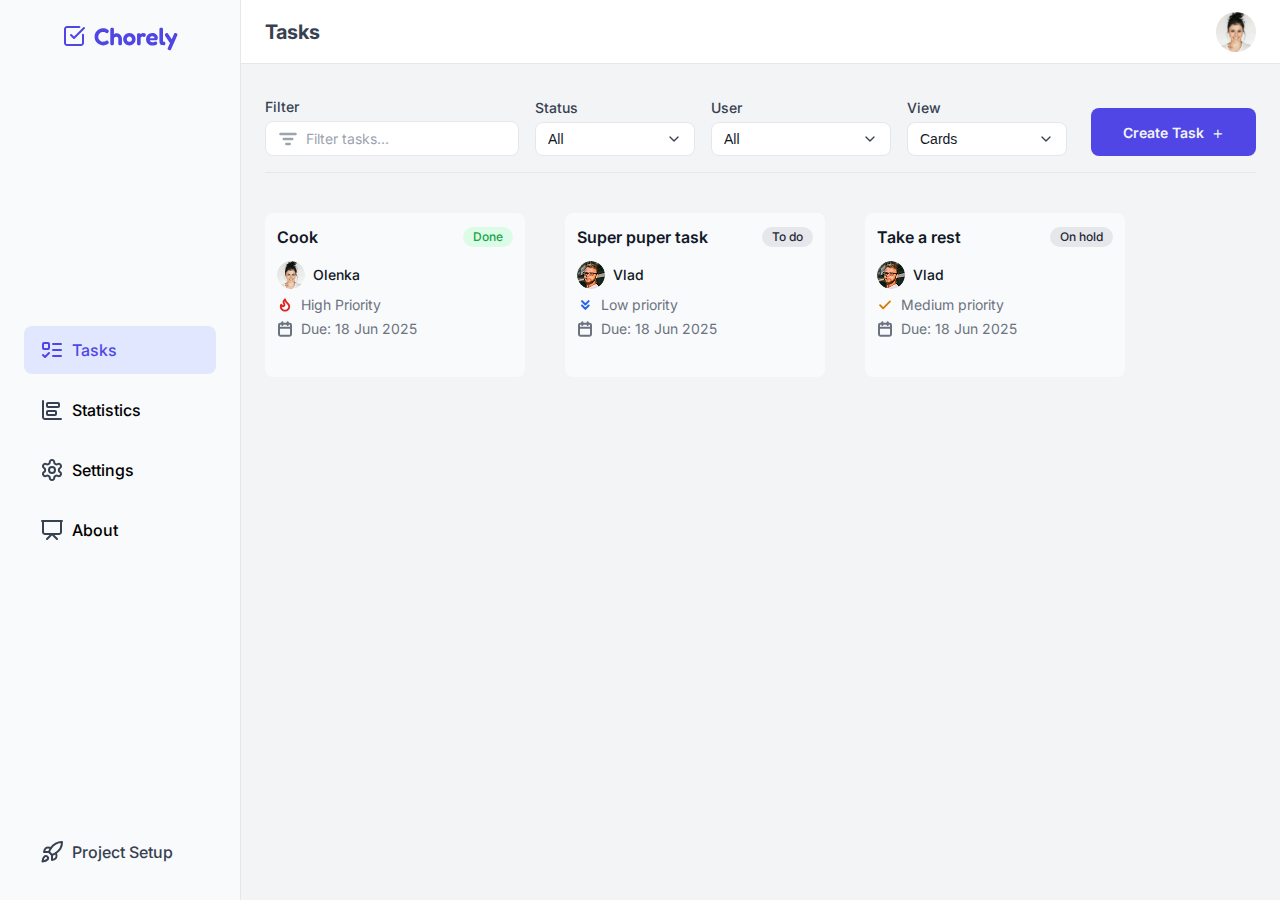
<file: tasks.html>
<!DOCTYPE html>
<html lang="uk">

<head>
    <meta charset="UTF-8">
    <meta name="viewport" content="width=device-width, initial-scale=1.0">
    <title>Chorely</title>
    <link rel="preconnect" href="https://fonts.googleapis.com">
    <link rel="preconnect" href="https://fonts.gstatic.com" crossorigin>
    <link
        href="https://fonts.googleapis.com/css2?family=Inter:ital,opsz,wght@0,14..32,100..900;1,14..32,100..900&display=swap"
        rel="stylesheet">
    <link rel="shortcut icon" href="images/icons/favicon.ico" type="image/x-icon">
    <link rel="stylesheet" href="css/styles.css">
</head>

<body>
    <div class="wrapper">
        <div class="side-menu">
            <img src="images/icons/logo.svg" alt="logo" class="logo">
            <div class="menu-wrapper">
                <ul class="menu-list">
                    <li class="menu-item active">
                        <img src="images/icons/tasks-active-logo.svg" alt="task logo" class="menu-logo">
                        <a href="tasks.html">Tasks</a>
                    </li>
                    <li class="menu-item">
                        <img src="images/icons/statistic-icon.svg" alt="statistics logo" class="menu-logo">
                        <a href="#">Statistics</a>
                    </li>
                    <li class="menu-item">
                        <img src="images/icons/settings-icon.svg" alt="settings logo" class="menu-logo">
                        <a href="#">Settings</a>
                    </li>
                    <li class="menu-item">
                        <img src="images/icons/about-icon.svg" alt="about logo" class="menu-logo">
                        <a href="#">About</a>
                    </li>
                </ul>
            </div>
            <div class="project-setup">
                <img src="images/icons/setup-logo.svg" alt="setup logo" class="menu-logo">
                <a href="#">Project Setup</a>
            </div>
        </div>
        <div class="content">
            <section class="header-section">
                <h1 class="title">Tasks</h1>
                <img src="images/content/header-photo.jpg" alt="фото профілю" class="profile-photo">
            </section>
            <section class="main-section">
                <div class="filter">
                    <form action="#" method="get" class="form">
                        <div class="filter-form">
                            <label for="filter">Filter</label>
                            <input type="text" id="filter" name="filter" placeholder="Filter tasks...">
                        </div>
                        <div class="status-form">
                            <label for="status">Status</label>
                            <select id="status" name="status">
                                <option value="all">All</option>
                            </select>
                        </div>
                        <div class="user-form">
                            <label for="user">User</label>
                            <select id="user" name="user">
                                <option value="all">All</option>
                            </select>
                        </div>
                        <div class="view-form">
                            <label for="view">View</label>
                            <select id="view" name="view">
                                <option value="cards">Cards</option>
                                <option value="list">List</option>
                            </select>
                        </div>
                    </form>
                    <button type="submit" class="create-task-button">
                        <span class="button-text">Create Task</span>
                        <span class="button-icon">+</span>
                    </button>
                </div>
                <div class="tasks-cards">
                    <ul class="cards-list">
                        <li class="cards-item">
                            <div class="task-header">
                                <h3 class="task-name">Cook</h3>
                                <p class="task-status-done">Done</p>
                            </div>
                            <div class="cards-body">
                                <div class="task-user-info">
                                    <img src="images/content/olena-user-image.jpg" alt="Olena profile photo"
                                        class="user-image">
                                    <p class="user-name">Olenka</p>
                                </div>
                                <div class="task-priority">
                                    <img src="images/icons/high-priority-icon.svg" alt="high priority icon"
                                        class="priority-icon">
                                    <p class="priority-value">High Priority</p>
                                </div>
                                <div class="task-date">
                                    <img src="images/icons/calendar-icon.svg" alt="calendar icon"
                                        class="task-date-icon">
                                    <p class="date-value">Due: 18 Jun 2025</p>
                                </div>
                            </div>
                            <p class="task-description"></p>
                        </li>
                        <li class="cards-item">
                            <div class="task-header">
                                <h3 class="task-name">Super puper task</h3>
                                <p class="task-status-todo">To do</p>
                            </div>
                            <div class="cards-body">
                                <div class="task-user-info">
                                    <img src="images/content/vlad-user-image.jpg" alt="Olena profile photo"
                                        class="user-image">
                                    <p class="user-name">Vlad</p>
                                </div>
                                <div class="task-priority">
                                    <img src="images/icons/low-priority-icon.svg" alt="high priority icon"
                                        class="priority-icon">
                                    <p class="priority-value">Low priority</p>
                                </div>
                                <div class="task-date">
                                    <img src="images/icons/calendar-icon.svg" alt="calendar icon"
                                        class="task-date-icon">
                                    <p class="date-value">Due: 18 Jun 2025</p>
                                </div>
                            </div>
                            <p class="task-description"></p>
                        </li>
                        <li class="cards-item">
                            <div class="task-header">
                                <h3 class="task-name">Take a rest</h3>
                                <p class="task-status-todo">On hold</p>
                            </div>
                            <div class="cards-body">
                                <div class="task-user-info">
                                    <img src="images/content/vlad-user-image.jpg" alt="Olena profile photo"
                                        class="user-image">
                                    <p class="user-name">Vlad</p>
                                </div>
                                <div class="task-priority">
                                    <img src="images/icons/medium-priority-icon.svg" alt="high priority icon"
                                        class="priority-icon">
                                    <p class="priority-value">Medium priority</p>
                                </div>
                                <div class="task-date">
                                    <img src="images/icons/calendar-icon.svg" alt="calendar icon"
                                        class="task-date-icon">
                                    <p class="date-value">Due: 18 Jun 2025</p>
                                </div>
                            </div>
                            <p class="task-description"></p>
                        </li>
                    </ul>
                </div>
            </section>
        </div>
    </div>
    <script src="scripts/script.js" defer></script>
</body>

</html>
</file>
<file: css/styles.css>
*,
*::before,
*::after {
  padding: 0;
  margin: 0;
  border: none;
  -webkit-box-sizing: border-box;
          box-sizing: border-box;
}

*::before,
*::after {
  display: inline-block;
}

a {
  text-decoration: none;
  color: inherit;
  display: inline-block;
}

li {
  list-style: none;
}

img {
  vertical-align: top;
}

h1,
h2,
h3,
h4,
h5,
h6 {
  font-weight: inherit;
  font-size: inherit;
}

html,
body {
  line-height: 1;
  height: 100%;
}

/* FORM */
input,
button,
textarea {
  font-family: inherit;
  font-size: inherit;
  line-height: inherit;
  color: inherit;
  background-color: transparent;
}

input,
textarea {
  width: 100%;
}

button,
select,
option {
  cursor: pointer;
}

input[type=text],
input[type=email],
input[type=tel],
textarea {
  -webkit-appearance: none;
     -moz-appearance: none;
          appearance: none;
}

.side-menu {
  padding: 1.5rem;
  display: -webkit-box;
  display: -ms-flexbox;
  display: flex;
  -webkit-box-orient: vertical;
  -webkit-box-direction: normal;
      -ms-flex-direction: column;
          flex-direction: column;
  -webkit-box-pack: justify;
      -ms-flex-pack: justify;
          justify-content: space-between;
  -webkit-box-align: center;
      -ms-flex-align: center;
          align-items: center;
  width: 100%;
  max-width: 15rem;
  height: 100vh;
  -webkit-box-sizing: border-box;
          box-sizing: border-box;
  background-color: #F9FAFB;
  -webkit-transition: max-width 0.3s ease;
  transition: max-width 0.3s ease;
}
.side-menu .logo {
  width: 100%;
  max-width: 7.25rem;
  -webkit-box-pack: start;
      -ms-flex-pack: start;
          justify-content: flex-start;
  -webkit-transition: max-width 0.3s ease;
  transition: max-width 0.3s ease;
}
.side-menu .menu-wrapper {
  -webkit-box-flex: 1;
      -ms-flex-positive: 1;
          flex-grow: 1;
  display: -webkit-box;
  display: -ms-flexbox;
  display: flex;
  -webkit-box-align: center;
      -ms-flex-align: center;
          align-items: center;
  width: 100%;
}
.side-menu .menu-wrapper .menu-list {
  display: -webkit-box;
  display: -ms-flexbox;
  display: flex;
  -webkit-box-orient: vertical;
  -webkit-box-direction: normal;
      -ms-flex-direction: column;
          flex-direction: column;
  -webkit-box-pack: justify;
      -ms-flex-pack: justify;
          justify-content: space-between;
  -webkit-box-flex: 0;
      -ms-flex-positive: 0;
          flex-grow: 0;
  gap: 0.75rem;
  width: 100%;
}
.side-menu .menu-wrapper .menu-list .menu-item {
  display: -webkit-box;
  display: -ms-flexbox;
  display: flex;
  -webkit-box-pack: start;
      -ms-flex-pack: start;
          justify-content: flex-start;
  -webkit-box-align: center;
      -ms-flex-align: center;
          align-items: center;
  padding: 0.75rem 1rem;
  gap: 0.5rem;
  border-radius: 0.5rem;
  -webkit-transition: all 0.2s ease;
  transition: all 0.2s ease;
  cursor: pointer;
}
.side-menu .menu-wrapper .menu-list .menu-item:hover:not(.active) {
  background-color: #F3F4F6;
  color: #374151;
}
.side-menu .menu-wrapper .menu-list .menu-item a {
  text-decoration: none;
  color: inherit;
  font-weight: 500;
}
.side-menu .menu-wrapper .menu-list .active {
  color: #4F46E5;
  background-color: #E0E7FF;
  border-radius: 0.5rem;
  font-weight: 600;
}
.side-menu .project-setup {
  display: -webkit-box;
  display: -ms-flexbox;
  display: flex;
  -webkit-box-align: center;
      -ms-flex-align: center;
          align-items: center;
  gap: 0.5rem;
  width: 100%;
  padding: 0.75rem 1rem;
  -ms-flex-item-align: end;
      align-self: flex-end;
  border-radius: 0.5rem;
  -webkit-transition: background-color 0.2s ease;
  transition: background-color 0.2s ease;
  cursor: pointer;
}
.side-menu .project-setup:hover {
  background-color: #F3F4F6;
}
.side-menu .project-setup a {
  text-decoration: none;
  color: #374151;
  font-weight: 500;
}

@media (min-width: 1600px) {
  .side-menu {
    max-width: 17.5rem;
    padding: 2rem;
  }
  .side-menu .logo {
    max-width: 8.75rem;
  }
}
@media (min-width: 1099px) and (max-width: 1200px) {
  .side-menu {
    max-width: 12.5rem;
    padding: 1.25rem;
  }
  .side-menu .logo {
    max-width: 6.25rem;
  }
  .side-menu .menu-wrapper {
    gap: 1.25rem;
  }
  .side-menu .menu-wrapper .menu-list .menu-item {
    padding: 0.625rem 0.75rem;
    gap: 0.375rem;
  }
  .side-menu .menu-wrapper .menu-list .menu-item a {
    font-size: 0.875rem;
  }
  .side-menu .project-setup {
    padding: 0.625rem 0.75rem;
    gap: 0.375rem;
  }
  .side-menu .project-setup a {
    font-size: 0.875rem;
  }
}
@media (max-width: 1098px) {
  .side-menu {
    -webkit-box-orient: horizontal;
    -webkit-box-direction: normal;
        -ms-flex-direction: row;
            flex-direction: row;
    height: auto;
    max-width: none;
    width: 100%;
    padding: 1rem 1.25rem;
    border-bottom: 1px solid #E5E7EB;
    -webkit-box-pack: justify;
        -ms-flex-pack: justify;
            justify-content: space-between;
    gap: 1.875rem;
  }
  .side-menu .logo {
    max-width: 5rem;
  }
  .side-menu .menu-wrapper {
    -webkit-box-flex: 1;
        -ms-flex-positive: 1;
            flex-grow: 1;
  }
  .side-menu .menu-wrapper .menu-list {
    -webkit-box-orient: horizontal;
    -webkit-box-direction: normal;
        -ms-flex-direction: row;
            flex-direction: row;
    gap: 1rem;
  }
  .side-menu .menu-wrapper .menu-list .menu-item {
    padding: 0.5rem 0.75rem;
    gap: 0.25rem;
  }
  .side-menu .menu-wrapper .menu-list .menu-item a {
    font-size: 0.8125rem;
  }
  .side-menu .menu-wrapper .menu-list .menu-item .menu-logo {
    width: 1rem;
    height: 1rem;
  }
  .side-menu .project-setup {
    -ms-flex-item-align: center;
        align-self: center;
    padding: 0.5rem 0.75rem;
  }
  .side-menu .project-setup a a {
    font-size: 0.8125rem;
  }
  .side-menu .project-setup .menu-logo {
    width: 1rem;
    height: 1rem;
  }
}
.main-section {
  padding-left: 1.5rem;
  padding-right: 1.5rem;
  padding-top: 2rem;
}
.main-section .filter {
  padding-bottom: 1rem;
  display: -webkit-box;
  display: -ms-flexbox;
  display: flex;
  -webkit-box-pack: justify;
      -ms-flex-pack: justify;
          justify-content: space-between;
  border-bottom: 1px solid #E5E7EB;
  max-width: 100%;
  -webkit-box-align: end;
      -ms-flex-align: end;
          align-items: flex-end;
  gap: 1.5rem;
}
.main-section .filter .form {
  display: -webkit-box;
  display: -ms-flexbox;
  display: flex;
  -webkit-box-orient: horizontal;
  -webkit-box-direction: normal;
      -ms-flex-direction: row;
          flex-direction: row;
  -webkit-box-align: center;
      -ms-flex-align: center;
          align-items: center;
  gap: 1rem;
  -webkit-box-flex: 1;
      -ms-flex: 1 1 auto;
          flex: 1 1 auto;
}
.main-section .filter .form .filter-form,
.main-section .filter .form .status-form,
.main-section .filter .form .user-form,
.main-section .filter .form .view-form {
  display: -webkit-box;
  display: -ms-flexbox;
  display: flex;
  -webkit-box-orient: vertical;
  -webkit-box-direction: normal;
      -ms-flex-direction: column;
          flex-direction: column;
  gap: 0.25rem;
  width: 100%;
  height: 100%;
  max-height: 4.3125rem;
}
.main-section .filter .form .filter-form {
  max-width: 17.5rem;
}
.main-section .filter .form .status-form,
.main-section .filter .form .view-form {
  max-width: 10rem;
}
.main-section .filter .form .user-form {
  max-width: 12.5rem;
}
.main-section .filter .form input,
.main-section .filter .form select {
  font-size: 0.875rem;
  color: #111827;
  background-color: #FFFFFF;
  padding: 0.5rem 0.75rem;
  border-radius: 0.5rem;
  border: 1px solid #E5E7EB;
  -webkit-transition: all 0.2s ease;
  transition: all 0.2s ease;
}
.main-section .filter .form input:focus,
.main-section .filter .form select:focus {
  outline: none;
  border-color: #4F46E5;
  -webkit-box-shadow: 0 0 0 3px rgba(79, 70, 229, 0.1);
          box-shadow: 0 0 0 3px rgba(79, 70, 229, 0.1);
}
.main-section .filter .form input:hover,
.main-section .filter .form select:hover {
  border-color: #D1D5DB;
}
.main-section .filter .form input {
  color: #9CA3AF;
  padding: 0.5rem 0.75rem 0.5rem 2.5rem;
  border-radius: 0.5rem;
  border: 1px solid #E5E7EB;
  background-image: url("../images/icons/filter-icon.svg");
  background-repeat: no-repeat;
  background-position: 0.75rem center;
  background-size: 1.25rem;
}
.main-section .filter .form input::-webkit-input-placeholder {
  color: #9CA3AF;
  -webkit-transition: color 0.2s ease;
  transition: color 0.2s ease;
}
.main-section .filter .form input::-moz-placeholder {
  color: #9CA3AF;
  -moz-transition: color 0.2s ease;
  transition: color 0.2s ease;
}
.main-section .filter .form input:-ms-input-placeholder {
  color: #9CA3AF;
  -ms-transition: color 0.2s ease;
  transition: color 0.2s ease;
}
.main-section .filter .form input::-ms-input-placeholder {
  color: #9CA3AF;
  -ms-transition: color 0.2s ease;
  transition: color 0.2s ease;
}
.main-section .filter .form input::placeholder {
  color: #9CA3AF;
  -webkit-transition: color 0.2s ease;
  transition: color 0.2s ease;
}
.main-section .filter .form input:focus::-webkit-input-placeholder {
  color: #D1D5DB;
}
.main-section .filter .form input:focus::-moz-placeholder {
  color: #D1D5DB;
}
.main-section .filter .form input:focus:-ms-input-placeholder {
  color: #D1D5DB;
}
.main-section .filter .form input:focus::-ms-input-placeholder {
  color: #D1D5DB;
}
.main-section .filter .form input:focus::placeholder {
  color: #D1D5DB;
}
.main-section .filter .form select {
  cursor: pointer;
  -webkit-appearance: none;
     -moz-appearance: none;
          appearance: none;
  background-image: url("data:image/svg+xml;charset=UTF-8,%3csvg xmlns='http://www.w3.org/2000/svg' viewBox='0 0 24 24' fill='none' stroke='%23374151' stroke-width='2' stroke-linecap='round' stroke-linejoin='round'%3e%3cpolyline points='6,9 12,15 18,9'%3e%3c/polyline%3e%3c/svg%3e");
  background-repeat: no-repeat;
  background-position: right 0.75rem center;
  background-size: 1rem;
  padding-right: 2.25rem;
}
.main-section .filter .form label {
  font-size: 0.875rem;
  color: #374151;
  line-height: 1.5;
  font-weight: 500;
}
.main-section .filter .create-task-button {
  font-weight: 600;
  line-height: 1.5;
  padding: 0.75rem 1.25rem 0.75rem 1.25rem;
  background-color: #4F46E5;
  color: #F3F4F6;
  border-radius: 0.5rem;
  border: none;
  cursor: pointer;
  position: relative;
  width: 100%;
  height: 100%;
  max-width: 10.3125rem;
  max-height: 3rem;
  -ms-flex-item-align: end;
      align-self: flex-end;
  display: -webkit-box;
  display: -ms-flexbox;
  display: flex;
  -webkit-box-align: center;
      -ms-flex-align: center;
          align-items: center;
  -webkit-box-pack: center;
      -ms-flex-pack: center;
          justify-content: center;
  gap: 0.5rem;
  font-size: 0.875rem;
  -webkit-transition: all 0.3s cubic-bezier(0.4, 0, 0.2, 1);
  transition: all 0.3s cubic-bezier(0.4, 0, 0.2, 1);
  overflow: hidden;
}
.main-section .filter .create-task-button::before {
  content: "";
  position: absolute;
  top: 0;
  left: -100%;
  width: 100%;
  height: 100%;
  background: -webkit-gradient(linear, left top, right top, from(transparent), color-stop(rgba(255, 255, 255, 0.2)), to(transparent));
  background: linear-gradient(90deg, transparent, rgba(255, 255, 255, 0.2), transparent);
  -webkit-transition: left 0.6s ease;
  transition: left 0.6s ease;
}
.main-section .filter .create-task-button .button-icon {
  font-size: 1.125rem;
  font-weight: 300;
  -webkit-transition: -webkit-transform 0.3s cubic-bezier(0.4, 0, 0.2, 1);
  transition: -webkit-transform 0.3s cubic-bezier(0.4, 0, 0.2, 1);
  transition: transform 0.3s cubic-bezier(0.4, 0, 0.2, 1);
  transition: transform 0.3s cubic-bezier(0.4, 0, 0.2, 1), -webkit-transform 0.3s cubic-bezier(0.4, 0, 0.2, 1);
}
.main-section .filter .create-task-button .button-text {
  -webkit-transition: -webkit-transform 0.3s cubic-bezier(0.4, 0, 0.2, 1);
  transition: -webkit-transform 0.3s cubic-bezier(0.4, 0, 0.2, 1);
  transition: transform 0.3s cubic-bezier(0.4, 0, 0.2, 1);
  transition: transform 0.3s cubic-bezier(0.4, 0, 0.2, 1), -webkit-transform 0.3s cubic-bezier(0.4, 0, 0.2, 1);
}
.main-section .filter .create-task-button:hover {
  background-color: #3730A3;
  -webkit-box-shadow: 0 4px 12px rgba(79, 70, 229, 0.4);
          box-shadow: 0 4px 12px rgba(79, 70, 229, 0.4);
}
.main-section .filter .create-task-button:hover .button-icon {
  -webkit-transform: rotate(90deg);
      -ms-transform: rotate(90deg);
          transform: rotate(90deg);
}
.main-section .filter .create-task-button:hover::before {
  left: 100%;
}
.main-section .filter .create-task-button:active {
  -webkit-transform: translateY(0);
      -ms-transform: translateY(0);
          transform: translateY(0);
  -webkit-box-shadow: 0 2px 4px rgba(79, 70, 229, 0.3);
          box-shadow: 0 2px 4px rgba(79, 70, 229, 0.3);
}
.main-section .filter .create-task-button:focus {
  outline: none;
  -webkit-box-shadow: 0 0 0 3px rgba(79, 70, 229, 0.3);
          box-shadow: 0 0 0 3px rgba(79, 70, 229, 0.3);
}
.main-section .tasks-cards .cards-list {
  display: -webkit-box;
  display: -ms-flexbox;
  display: flex;
  gap: 2.5rem;
  padding-top: 2.5rem;
}

.cards-item {
  display: -webkit-box;
  display: -ms-flexbox;
  display: flex;
  -webkit-box-orient: vertical;
  -webkit-box-direction: normal;
      -ms-flex-direction: column;
          flex-direction: column;
  gap: 0.75rem;
  background-color: #F9FAFB;
  border-radius: 0.5rem;
  padding: 0.75rem;
  width: 100%;
  height: 100%;
  max-width: 16.25rem;
  max-height: 11.375rem;
}
.cards-item .task-header {
  color: #111827;
  display: -webkit-box;
  display: -ms-flexbox;
  display: flex;
  -webkit-box-pack: justify;
      -ms-flex-pack: justify;
          justify-content: space-between;
  -webkit-box-align: center;
      -ms-flex-align: center;
          align-items: center;
}
.cards-item .task-header .task-name {
  font-size: 1rem;
  font-weight: 600;
  line-height: 1.5;
}
.cards-item .task-header .task-status-done {
  font-size: 0.75rem;
  font-weight: 500;
  color: #16A34A;
  background-color: #DCFCE7;
  padding: 0.25rem 0.625rem;
  border-radius: 62.4375rem;
}
.cards-item .task-header .task-status-todo {
  font-size: 0.75rem;
  font-weight: 500;
  color: #1F2937;
  background-color: #E5E7EB;
  padding: 0.25rem 0.625rem;
  border-radius: 62.4375rem;
}
@media (min-width: 1600px) {
  .cards-item .task-header .main-section {
    padding-left: 2rem;
    padding-right: 2rem;
    padding-top: 2.5rem;
  }
  .cards-item .task-header .main-section .filter {
    gap: 2rem;
  }
  .cards-item .task-header .main-section .filter .form {
    gap: 1.5rem;
  }
  .cards-item .task-header .main-section .filter .form .filter-form {
    max-width: 20rem;
  }
  .cards-item .task-header .main-section .filter .form .status-form,
  .cards-item .task-header .main-section .filter .form .view-form {
    max-width: 11.25rem;
  }
  .cards-item .task-header .main-section .filter .form .user-form {
    max-width: 15rem;
  }
  .cards-item .task-header .main-section .filter .create-task-button {
    max-width: 11.25rem;
    max-height: 3.25rem;
    font-size: 0.9375rem;
  }
}

.cards-body {
  display: -webkit-box;
  display: -ms-flexbox;
  display: flex;
  -webkit-box-orient: vertical;
  -webkit-box-direction: normal;
      -ms-flex-direction: column;
          flex-direction: column;
  gap: 0.5rem;
  -webkit-box-flex: 1;
      -ms-flex-positive: 1;
          flex-grow: 1;
}
.cards-body .task-user-info {
  display: -webkit-box;
  display: -ms-flexbox;
  display: flex;
  -webkit-box-align: center;
      -ms-flex-align: center;
          align-items: center;
  gap: 0.5rem;
  color: #111827;
  font-size: 0.875rem;
  font-weight: 500;
  display: flex;
  align-items: center;
  gap: 0.5rem;
}
.cards-body .task-user-info .user-image {
  border-radius: 50%;
  max-width: 1.75rem;
  max-height: 1.75rem;
}
.cards-body .task-priority {
  display: -webkit-box;
  display: -ms-flexbox;
  display: flex;
  -webkit-box-align: start;
      -ms-flex-align: start;
          align-items: flex-start;
  gap: 0.5rem;
  -webkit-box-align: center;
      -ms-flex-align: center;
          align-items: center;
}
.cards-body .task-priority .priority-icon {
  width: 1rem;
  height: 1rem;
}
.cards-body .task-priority .priority-value {
  font-size: 0.875rem;
  color: #6B7280;
}
.cards-body .task-date {
  display: -webkit-box;
  display: -ms-flexbox;
  display: flex;
  -webkit-box-align: center;
      -ms-flex-align: center;
          align-items: center;
  gap: 0.5rem;
}
.cards-body .task-date .task-date-icon {
  width: 1rem;
  height: 1rem;
}
.cards-body .task-date .date-value {
  font-size: 0.875rem;
  color: #6B7280;
}

.task-description {
  min-width: 14.25rem;
  min-height: 1rem;
}

@media (min-width: 1200px) and (max-width: 1599px) {
  .main-section .filter .form .filter-form {
    max-width: 16.25rem;
  }
  .main-section .filter .form .user-form {
    max-width: 11.25rem;
  }
}
@media (min-width: 1099px) and (max-width: 1200px) {
  .main-section {
    padding-left: 1.25rem;
    padding-right: 1.25rem;
    padding-top: 1.75rem;
  }
  .main-section .filter {
    gap: 1rem;
    -ms-flex-wrap: wrap;
        flex-wrap: wrap;
  }
  .main-section .filter .form {
    gap: 0.75rem;
    -ms-flex-wrap: wrap;
        flex-wrap: wrap;
  }
  .main-section .filter .form .filter-form {
    max-width: 13.75rem;
    -webkit-box-ordinal-group: 2;
        -ms-flex-order: 1;
            order: 1;
  }
  .main-section .filter .form .status-form {
    max-width: 8.75rem;
    -webkit-box-ordinal-group: 3;
        -ms-flex-order: 2;
            order: 2;
  }
  .main-section .filter .form .user-form {
    max-width: 10rem;
    -webkit-box-ordinal-group: 4;
        -ms-flex-order: 3;
            order: 3;
  }
  .main-section .filter .form .view-form {
    max-width: 8.75rem;
    -webkit-box-ordinal-group: 5;
        -ms-flex-order: 4;
            order: 4;
  }
  .main-section .filter .create-task-button {
    max-width: 9.0625rem;
    max-height: 2.75rem;
    font-size: 0.8125rem;
    -webkit-box-ordinal-group: 6;
        -ms-flex-order: 5;
            order: 5;
  }
}
@media (max-width: 1098px) {
  .main-section {
    padding: 1.25rem;
  }
  .main-section .filter {
    -webkit-box-orient: vertical;
    -webkit-box-direction: normal;
        -ms-flex-direction: column;
            flex-direction: column;
    gap: 1.25rem;
    -webkit-box-align: stretch;
        -ms-flex-align: stretch;
            align-items: stretch;
  }
  .main-section .filter .form {
    gap: 1rem;
  }
  .main-section .filter .form .filter-form,
  .main-section .filter .form .status-form,
  .main-section .filter .form .user-form,
  .main-section .filter .form .view-form {
    max-width: none;
  }
  .main-section .filter .create-task-button {
    max-width: none;
    max-height: 3rem;
    -ms-flex-item-align: stretch;
        align-self: stretch;
  }
}
body {
  height: 100vh;
}

.wrapper {
  display: -webkit-box;
  display: -ms-flexbox;
  display: flex;
  font-family: "Inter", sans-serif;
  font-optical-sizing: auto;
  height: 100vh;
}

.content {
  background-color: #F3F4F6;
  width: 100%;
  display: -webkit-box;
  display: -ms-flexbox;
  display: flex;
  -webkit-box-orient: vertical;
  -webkit-box-direction: normal;
      -ms-flex-direction: column;
          flex-direction: column;
  border-left: 1px solid #E5E7EB;
}
.content .header-section {
  display: -webkit-box;
  display: -ms-flexbox;
  display: flex;
  -webkit-box-pack: justify;
      -ms-flex-pack: justify;
          justify-content: space-between;
  -webkit-box-align: center;
      -ms-flex-align: center;
          align-items: center;
  padding: 0.75rem 1.5rem;
  max-height: 4rem;
  border-bottom: 1px solid #E5E7EB;
  background-color: white;
}
.content .header-section .title {
  font-size: 1.25rem;
  color: #374151;
  font-weight: 700;
}
.content .header-section .profile-photo {
  width: 2.5rem;
  height: 2.5rem;
  border-radius: 50%;
  -o-object-fit: cover;
     object-fit: cover;
  -webkit-transition: -webkit-transform 0.2s ease;
  transition: -webkit-transform 0.2s ease;
  transition: transform 0.2s ease;
  transition: transform 0.2s ease, -webkit-transform 0.2s ease;
  cursor: pointer;
}
.content .header-section .profile-photo:hover {
  -webkit-transform: scale(1.05);
      -ms-transform: scale(1.05);
          transform: scale(1.05);
}

@media (min-width: 1600px) {
  .content .header-section {
    padding: 1rem 2rem;
  }
  .content .header-section .title {
    font-size: 1.5rem;
  }
  .content .header-section .profile-photo {
    width: 3rem;
    height: 3rem;
  }
}
@media (min-width: 1099px) and (max-width: 1200px) {
  .content .header-section {
    padding: 0.75rem 1.25rem;
  }
  .content .header-section .title {
    font-size: 1.125rem;
  }
  .content .header-section .profile-photo {
    width: 2.25rem;
    height: 2.25rem;
  }
}
@media (max-width: 1098px) {
  .wrapper {
    -webkit-box-orient: vertical;
    -webkit-box-direction: normal;
        -ms-flex-direction: column;
            flex-direction: column;
  }
  .content {
    border-left: none;
    border-top: 1px solid #E5E7EB;
  }
  .content .header-section {
    padding: 1rem 1.25rem;
  }
  .content .header-section .title {
    font-size: 1.25rem;
  }
}
</file>
